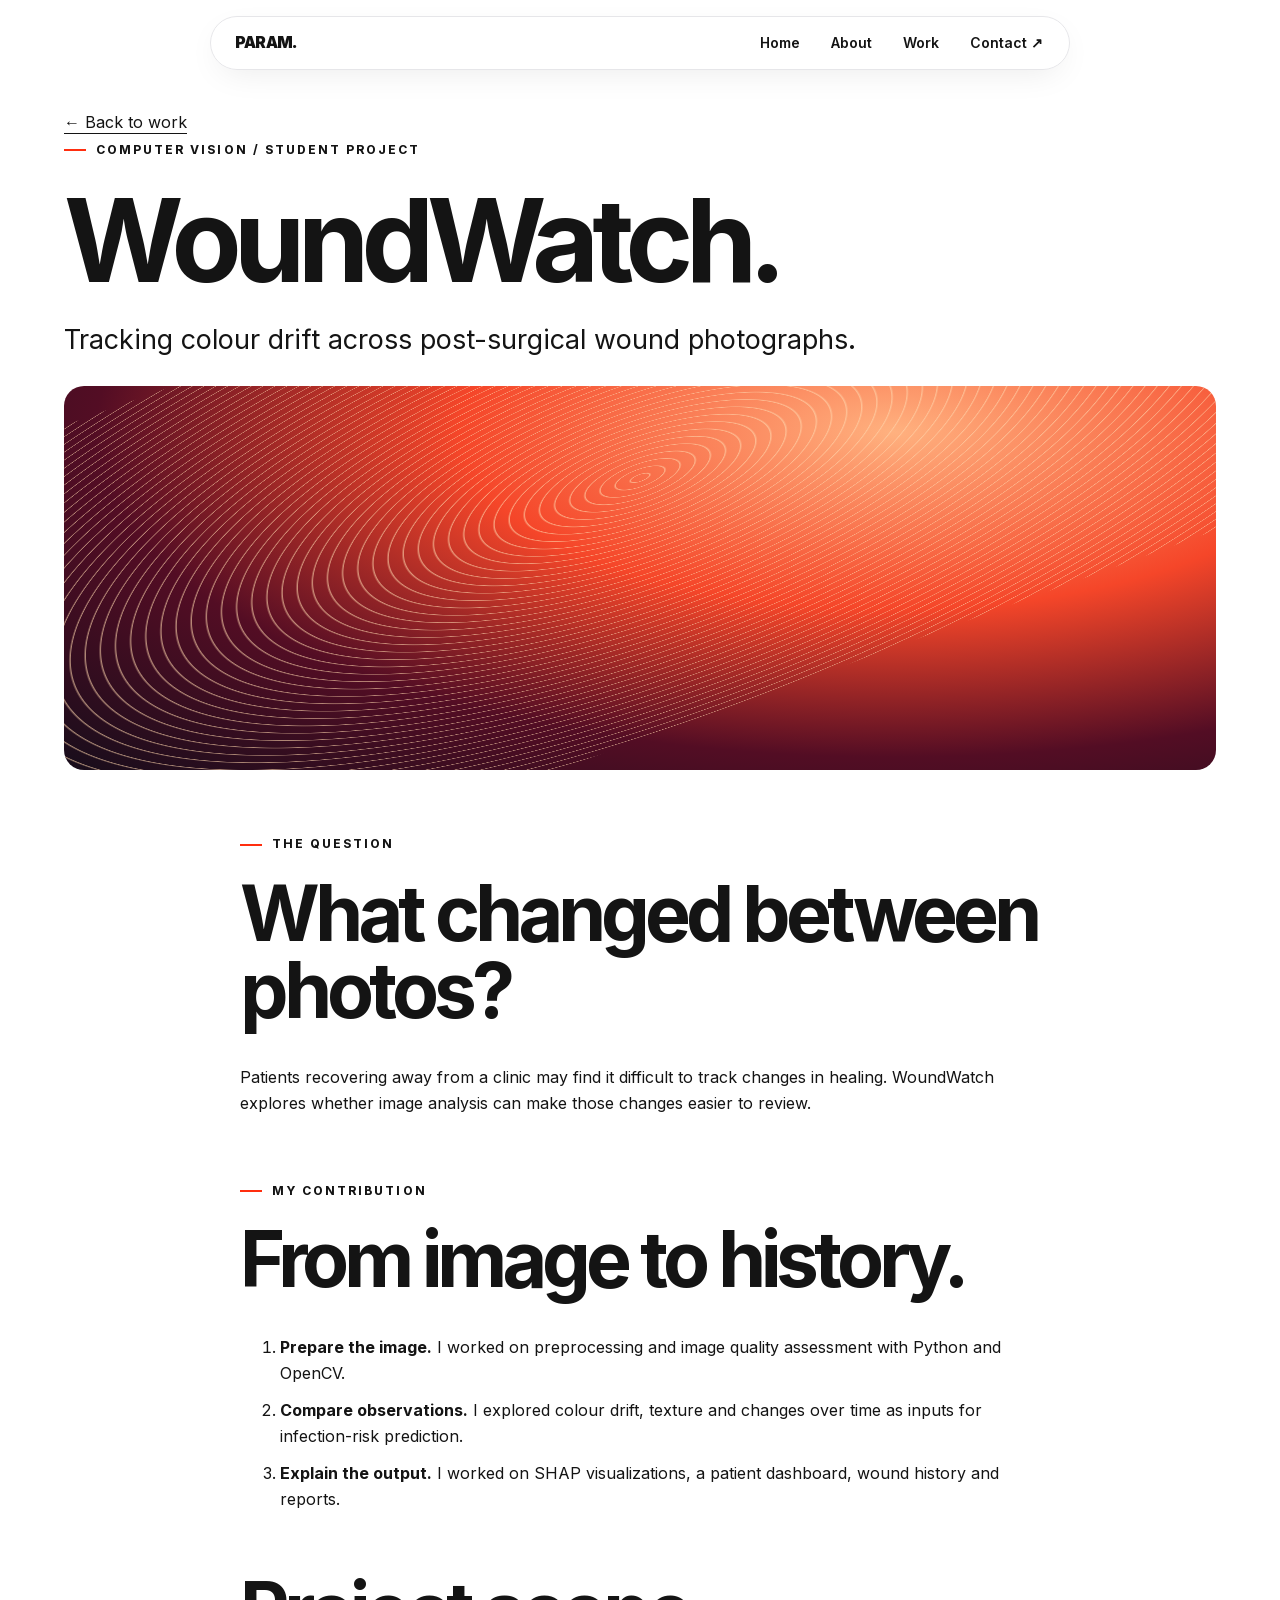
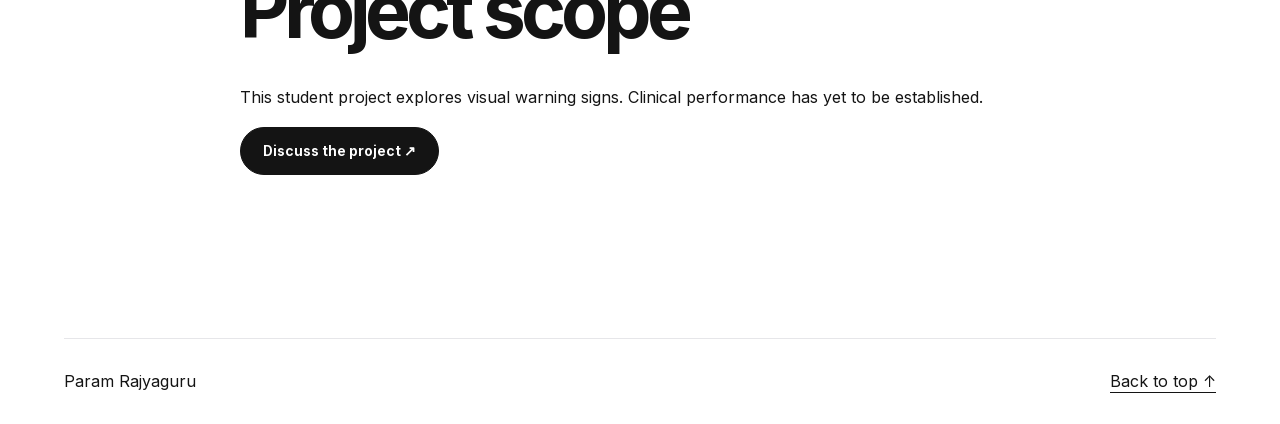
<file: Drop/woundwatch.html>
<!doctype html><html lang="en"><meta charset="utf-8"><meta name="viewport" content="width=device-width,initial-scale=1"><meta name="description" content="Param Rajyaguru's engineering portfolio. Explore WoundWatch, computer vision, and applied machine learning projects."><title>WoundWatch | Param Rajyaguru</title><link rel="stylesheet" href="style.css"><body><header><a class="brand" href="index.html#home">PARAM.</a><nav><a href="index.html#home">Home</a><a href="index.html#about">About</a><a href="index.html#work">Work</a><a href="index.html#contact">Contact ↗</a></nav></header><main class="study"><a href="index.html#work">← Back to work</a><p><small>COMPUTER VISION / STUDENT PROJECT</small></p><h1>WoundWatch.</h1><p class="lead">Tracking colour drift across post-surgical wound photographs.</p><div class="tile" aria-hidden="true"><i></i></div><section><small>THE QUESTION</small><h2>What changed between photos?</h2><p>Patients recovering away from a clinic may find it difficult to track changes in healing. WoundWatch explores whether image analysis can make those changes easier to review.</p></section><section><small>MY CONTRIBUTION</small><h2>From image to history.</h2><ol><li><strong>Prepare the image.</strong> I worked on preprocessing and image quality assessment with Python and OpenCV.</li><li><strong>Compare observations.</strong> I explored colour drift, texture and changes over time as inputs for infection-risk prediction.</li><li><strong>Explain the output.</strong> I worked on SHAP visualizations, a patient dashboard, wound history and reports.</li></ol></section><section><h2>Project scope</h2><p>This student project explores visual warning signs. Clinical performance has yet to be established.</p><a class="btn" href="index.html#contact">Discuss the project ↗</a></section></main><footer>Param Rajyaguru <a href="index.html#home">Back to top ↑</a></footer></body></html>
</file>
<file: Drop/style.css>
@font-face{font-family:Inter;src:url(fonts/inter.woff2);font-weight:100 900;font-display:swap}
@font-face{font-family:Instrument;src:url(fonts/instrument-italic.woff2);font-style:italic;font-display:swap}
:root{--red:#ff2e0f;--ink:#141414;--line:#e6e6e9;scroll-behavior:smooth}
*{box-sizing:border-box}body{margin:0;color:var(--ink);background:white;font:16px/1.6 Inter,Arial,sans-serif}a{color:inherit;text-underline-offset:5px}button,input,textarea{font:inherit}a:focus-visible,button:focus-visible,input:focus-visible,textarea:focus-visible{outline:3px solid #ea4924;outline-offset:3px}
header{position:fixed;z-index:8;top:16px;left:50%;transform:translateX(-50%);width:min(860px,94vw);padding:8px 12px 8px 24px;border:1px solid var(--line);background:#ffffffeb;backdrop-filter:blur(16px);border-radius:60px;display:flex;align-items:center;justify-content:space-between;box-shadow:0 10px 34px -10px #14141418;transition:opacity .25s}
body.in-intro header:not(:focus-within){opacity:0;pointer-events:none}nav{display:flex;gap:3px}nav a{padding:7px 14px;border-radius:40px;font-size:14px;font-weight:600}nav a:hover,nav a.current{background:#141414;color:white}header a,.btn,.quiet,.enter,.scroll-cue{text-decoration:none}.brand{font-weight:900;letter-spacing:-.05em}.brand i{font-style:normal;color:var(--red)}
section[id],.study,footer{width:min(1200px,90%);margin:auto;padding:clamp(56px,8vw,120px) 0;scroll-margin-top:55px}section[id]+section[id],footer{border-top:1px solid var(--line)}
.intro{height:210svh}.frame{position:sticky;top:0;height:100svh;overflow:hidden;background:white;display:grid;place-items:center}.word{font-weight:900;font-size:23vw;letter-spacing:-.065em;line-height:1}#tunnel{position:absolute;inset:0;width:100%;height:100%}.rendered .word{visibility:hidden}.enter,.meter{position:absolute;bottom:78px;text-transform:uppercase;font-size:11px;font-weight:800;letter-spacing:.24em;color:#68686f}.meter{bottom:38px;display:flex;gap:12px;align-items:center}.meter i{width:72px;height:2px;background:linear-gradient(to right,var(--red) var(--progress,0%),#ddd 0)}.meter b{color:var(--red)}
h1,h2,h3,p,dl{margin-top:0}h1,h2{line-height:1;letter-spacing:-.065em}h1{font-size:clamp(60px,9vw,148px);margin:22px 0}h2{font-size:clamp(46px,6vw,94px);margin:20px 0 36px}em{font-family:Instrument,Georgia,serif;font-weight:400;color:var(--red);letter-spacing:-.045em}small{font-size:12px;font-weight:750;letter-spacing:.17em;text-transform:uppercase}small:before{content:"";display:inline-block;width:22px;height:2px;background:var(--red);vertical-align:middle;margin-right:10px}
.hero{text-align:center;min-height:92svh;display:grid;align-content:center;gap:32px}.hero p{max-width:57ch;margin:0 auto 25px;color:#535359}.btn,.quiet,.case-link{display:inline-block;padding:12px 22px;border-radius:30px;background:var(--ink);color:white;border:1px solid var(--ink);font-weight:650;font-size:14px;cursor:pointer;text-decoration:none}.btn:hover,.case-link:hover{background:#393939}.quiet{background:white;color:#141414;border-color:#ddd;margin-left:8px}.stats,.tools{display:grid;grid-template-columns:repeat(4,1fr);gap:12px}.stats{max-width:820px;width:100%;margin:0 auto}.stats div,.tools>div{padding:18px;border:1px solid var(--line);border-radius:20px}.stats div{font-size:13px}.stats strong{display:block;font-size:32px;letter-spacing:-.065em}.scroll-cue{justify-self:center;color:#666;font-size:13px}.scroll-cue span{display:inline-block;color:var(--red);animation:bob 2s infinite}@keyframes bob{50%{transform:translateY(4px)}}
.ticker{background:#161616;color:white;padding:20px 0;overflow:hidden}.track{display:flex;width:max-content;animation:slide 28s linear infinite}.track span{white-space:pre;font-size:23px;font-weight:600}.ticker:is(:focus,:hover) .track{animation-play-state:paused}@keyframes slide{to{transform:translateX(-50%)}}
.profile,.cols,#work article{display:grid;grid-template-columns:1fr 1fr;gap:6vw;align-items:start}.profile>p,.lead{font-size:clamp(20px,2.1vw,30px);line-height:1.45}.profile dl>div{display:flex;justify-content:space-between;border-bottom:1px solid var(--line);padding:12px 0;gap:16px}.profile dd{margin:0;text-align:right;font-weight:650}.steps,.tools{display:grid;grid-template-columns:repeat(3,1fr);gap:25px}.steps article{padding-top:18px;border-top:2px solid var(--ink)}h3{font-size:23px;letter-spacing:-.055em;line-height:1.15;margin:15px 0}.tools p{margin:8px 0}.tile{height:clamp(230px,30vw,410px);display:flex;align-items:end;position:relative;overflow:hidden;border-radius:20px;background:radial-gradient(ellipse at 72% 12%,#ffb17f,#f54629 37%,#530d24 68%,#170d1b);color:white;padding:30px}.tile i{position:absolute;inset:-40% -15% 12%;background:repeating-radial-gradient(ellipse at center,transparent 0 9px,#ffd6ad99 10px,transparent 12px 16px);transform:rotate(-20deg)}.tile b{font-size:clamp(28px,4vw,64px);letter-spacing:-.065em;z-index:1}#work article{align-items:center;margin-top:22px}label{display:block;font-size:14px;font-weight:600;margin-bottom:14px}input:not([hidden]),textarea{width:100%;display:block;border:1px solid #bbb;border-radius:10px;padding:10px;margin-top:4px}footer{display:flex;justify-content:space-between;padding-block:30px}.study{padding-top:110px}.study section{max-width:800px;margin:60px auto}.study li{margin-bottom:12px}.study h1{font-size:clamp(46px,9vw,130px)}[hidden]{display:none!important}
@media(max-width:680px){header{padding:7px 8px 7px 14px}nav a{padding:6px 7px;font-size:13px}.stats,.tools{grid-template-columns:1fr 1fr}.cols,.profile,#work article,.steps{grid-template-columns:1fr;gap:18px}.tools{grid-template-columns:1fr}.hero{gap:20px}.stats div{padding:9px}.quiet,.btn{padding:10px 15px}.study h2{font-size:40px}.cols a{overflow-wrap:anywhere}}
@media(prefers-reduced-motion:reduce){:root{scroll-behavior:auto}.intro{height:100svh}.track,.scroll-cue span{animation:none}}
.meter i{width:min(220px,30vw)}.enter{animation:pulse 2.6s ease-in-out infinite}@keyframes pulse{50%{opacity:.45}}
#home{position:relative;isolation:isolate;background:radial-gradient(circle at 7% 45%,#ff2e0f0e,transparent 28%),radial-gradient(circle at 91% 55%,#1414140b,transparent 26%)}#home:before{content:"";position:absolute;z-index:-1;width:21vw;aspect-ratio:1;border:1px solid #ededef;border-radius:100%;bottom:3%;left:-4vw}
.stats>div,.orbit>div,.contact-arc a{background:#fff;border:1px solid #e6e6e9;box-shadow:0 15px 36px -20px #19192240,inset 0 1px #fff}
.btn:hover,.case-link:hover{background:var(--red);border-color:var(--red)}.ticker{background:white;color:#141414;border-block:1px solid var(--line);padding:28px 0}.track span{font-size:clamp(26px,3.4vw,46px);font-weight:900;letter-spacing:-.04em;line-height:1.3}.track i{font-style:normal;font-size:.5em;vertical-align:middle;color:var(--red);margin-inline:15px}.reverse{animation-direction:reverse;color:transparent;-webkit-text-stroke:1px var(--ink)}.reverse i{-webkit-text-stroke:0}
#journey{width:100%;position:relative;isolation:isolate;overflow:hidden;background:#0a0a0c;color:white;min-height:85svh;display:grid;align-content:center;padding-inline: max(5vw,calc((100vw - 1200px)/2));text-align:center}.lights{position:absolute;inset:0;width:100%;height:100%;z-index:-2}#journey:after{content:"";position:absolute;inset:0;z-index:-1;background:radial-gradient(ellipse,#050509cc,transparent)}.steps article{text-align:left;border-color:#ffffff55;background:#101016da;border-radius:18px;padding:24px;color:#f8f8fa}.steps small{color:#ffac94}
#stack{position:relative;text-align:center;padding-top:clamp(145px,16vw,210px)}.orbit{position:absolute;top:40px;height:320px;inset-inline:0;pointer-events:none}.orbit>div{--radius:min(31vw,350px);position:absolute;left:50%;top:50%;display:grid;place-content:center;width:86px;height:86px;border-radius:18px;font-weight:700;font-size:11px;transform:translate(-50%,-50%) scaleY(.43) rotate(var(--angle)) translateX(var(--radius)) rotate(calc(-1 * var(--angle))) scaleY(2.326) rotate(-5deg)}.orbit b{font-size:28px;color:var(--tone);line-height:1.35}.tools{margin-top:155px;text-align:left}.tools>div{background:linear-gradient(140deg,#fff,#f7f7f9)}
.tile,.stats>div,.tools>div{transform:perspective(800px) rotateX(var(--rx,0deg)) rotateY(var(--ry,0deg));transition:transform .18s ease-out}
.contact-arc{perspective:1000px;display:flex;gap:12px;justify-content:center;margin-top:60px}.contact-arc a{width:min(220px,30%);border-radius:20px;padding:24px 8px;display:grid;text-align:center;text-decoration:none;font-weight:700}.contact-arc b{font-size:42px;color:var(--red)}.contact-arc a:first-child{transform:rotateY(23deg) rotateZ(-4deg)}.contact-arc a:last-child{transform:rotateY(-23deg) rotateZ(4deg)}.contact-arc a:hover{background:#fff4f0}
@media(max-width:720px){#stack{padding-top:55px}.orbit{position:static;height:auto;display:grid;grid-template-columns:repeat(4,1fr);gap:8px}.orbit>div{position:static;transform:none;width:auto;height:74px}.tools{margin-top:24px}.steps article{padding:18px}}
@media(prefers-reduced-motion:reduce){.enter{animation:none}.tile,.stats>div,.tools>div{transition:none}}

@keyframes toolkit-orbit {
  from {
    transform: translate(-50%, -50%) scaleY(.43) rotate(var(--angle))
      translateX(var(--radius)) rotate(calc(0deg - var(--angle))) scaleY(2.326) rotate(-5deg);
  }
  to {
    transform: translate(-50%, -50%) scaleY(.43) rotate(calc(var(--angle) + 360deg))
      translateX(var(--radius)) rotate(calc(-360deg - var(--angle))) scaleY(2.326) rotate(-5deg);
  }
}
@media (min-width:721px) and (prefers-reduced-motion:no-preference) {
  .orbit > div { animation: toolkit-orbit 28s linear infinite; }
}

@media (min-width:721px) {
  #stack { padding-top: 24px; }
  .toolkit-stage { position: relative; display: grid; place-items: center; height: clamp(310px,38vw,410px); }
  .toolkit-heading { position: relative; text-align: center; }
  .toolkit-heading h2 { margin: 10px 0 0; font-size: clamp(38px,4.4vw,64px); }
  .toolkit-stage .orbit { inset: 0; height: auto; }
  #stack .tools { margin-top: 36px; }
}
</file>
